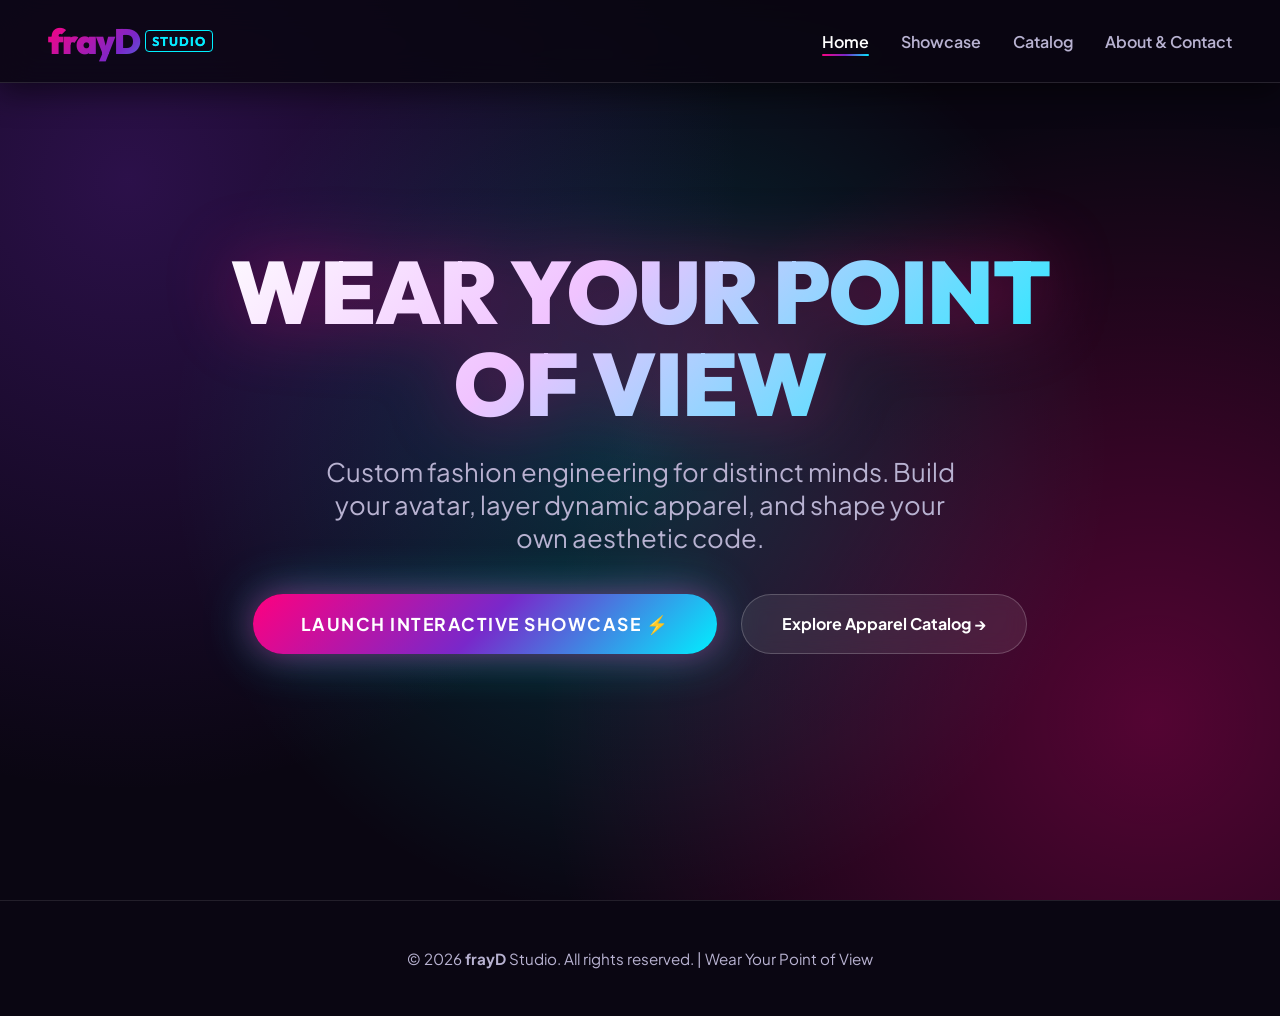
<file: index.html>
<!DOCTYPE html>
<html lang="en">
<head>
    <meta charset="UTF-8">
    <meta name="viewport" content="width=device-width, initial-scale=1.0">
    <title>frayD - Wear Your Point of View</title>
    <link rel="stylesheet" href="styles.css">
</head>
<body class="landing-page">
    <nav class="glass-nav">
        <div class="logo">frayD <span>STUDIO</span></div>
        <div class="links">
            <a href="index.html" class="active">Home</a>
            <a href="showcase.html">Showcase</a>
            <a href="catalog.html">Catalog</a>
            <a href="about.html">About & Contact</a>
        </div>
    </nav>

    <main class="hero-container">
        <div class="hero-content">
            <h1 class="glitch" data-text="WEAR YOUR POINT OF VIEW">WEAR YOUR POINT OF VIEW</h1>
            <p class="subtitle">Custom fashion engineering for distinct minds. Build your avatar, layer dynamic apparel, and shape your own aesthetic code.</p>
            <div style="display: flex; gap: 1.5rem; justify-content: center; flex-wrap: wrap;">
                <a href="showcase.html" class="btn-primary">Launch Interactive Showcase ⚡</a>
                <a href="catalog.html" class="btn-secondary">Explore Apparel Catalog →</a>
            </div>
        </div>
    </main>

    <footer>
        <p>&copy; 2026 <strong>frayD</strong> Studio. All rights reserved. | Wear Your Point of View</p>
    </footer>
</body>
</html>
</file>
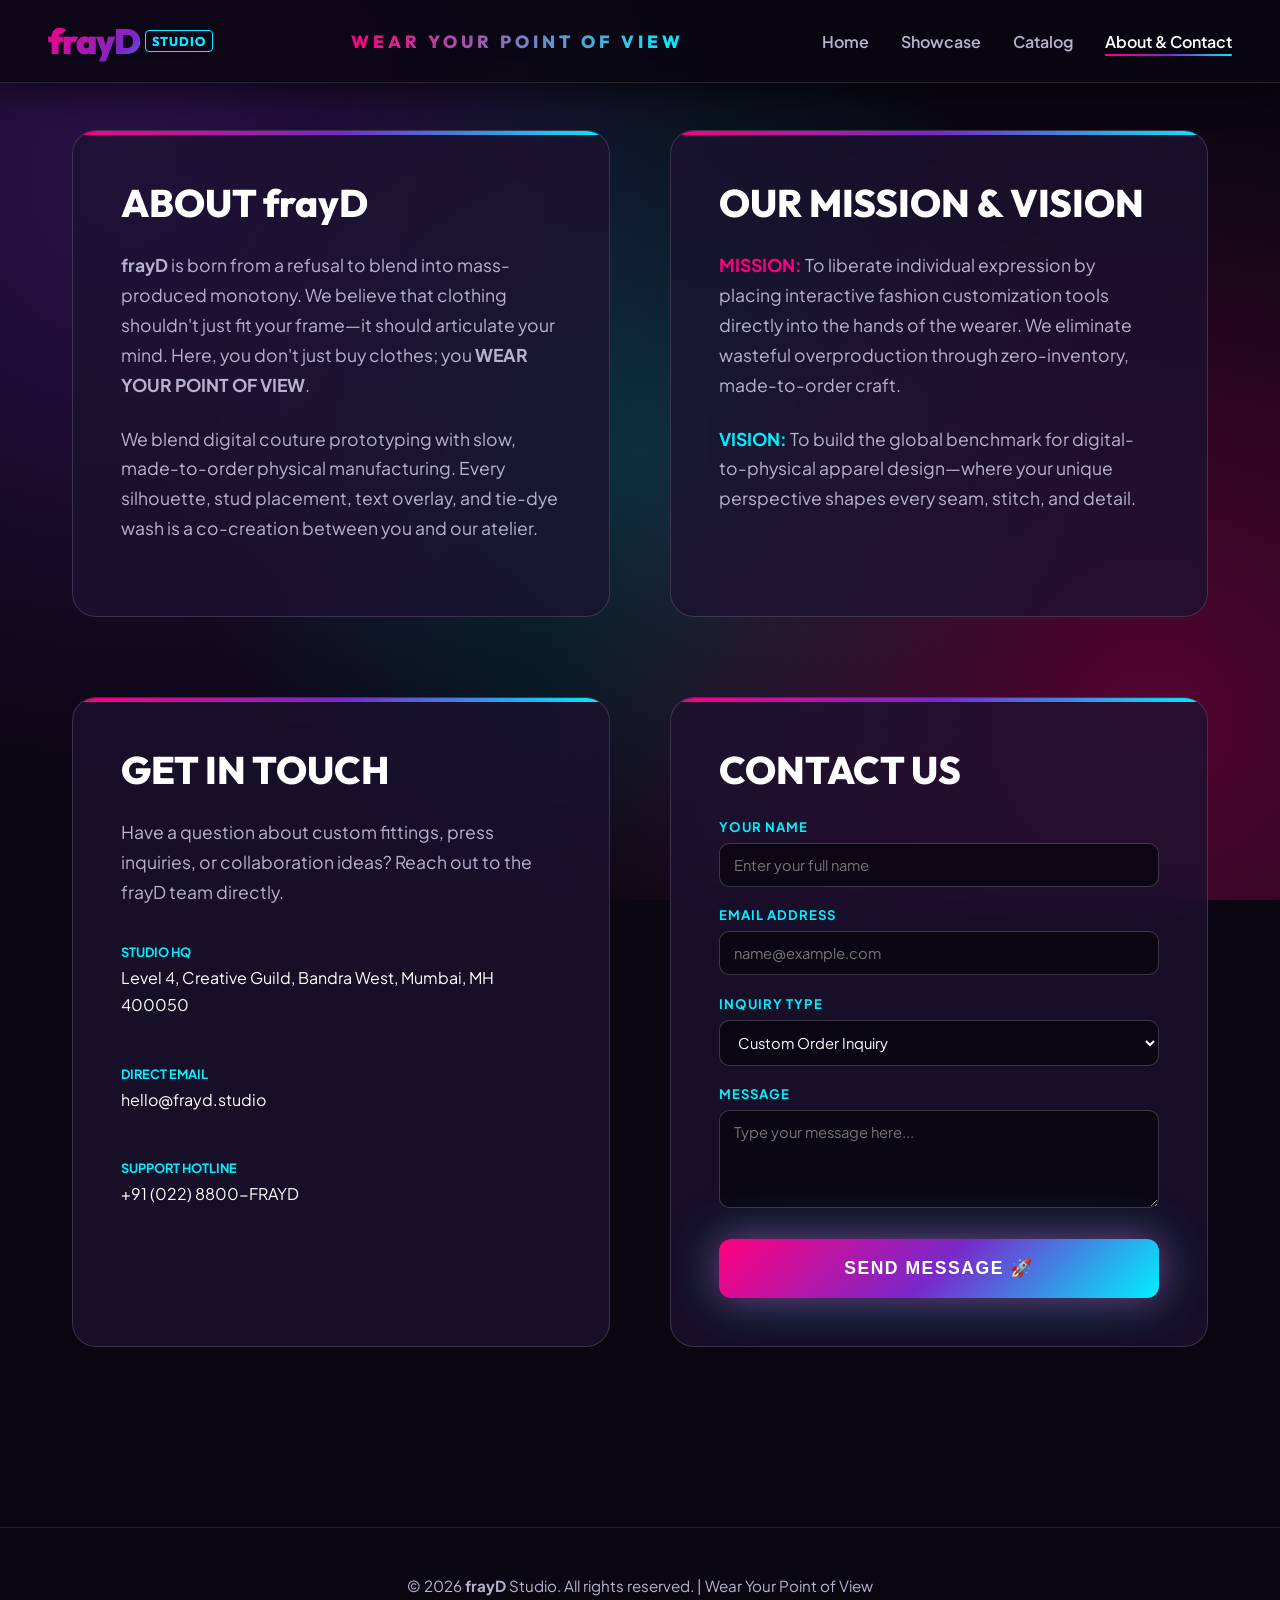
<file: about.html>
<!DOCTYPE html>
<html lang="en">
<head>
    <meta charset="UTF-8">
    <meta name="viewport" content="width=device-width, initial-scale=1.0">
    <title>About Us & Contact Us - frayD</title>
    <link rel="stylesheet" href="styles.css">
</head>
<body>
    <nav class="glass-nav">
        <div class="logo">frayD <span>STUDIO</span></div>
        <div class="persistent-brand">WEAR YOUR POINT OF VIEW</div>
        <div class="links">
            <a href="index.html">Home</a>
            <a href="showcase.html">Showcase</a>
            <a href="catalog.html">Catalog</a>
            <a href="about.html" class="active">About & Contact</a>
        </div>
    </nav>

    <main class="about-contact-container">
        <!-- ABOUT US SECTION -->
        <section class="section-grid">
            <div class="info-box">
                <h2>ABOUT frayD</h2>
                <p><strong>frayD</strong> is born from a refusal to blend into mass-produced monotony. We believe that clothing shouldn't just fit your frame—it should articulate your mind. Here, you don't just buy clothes; you <strong>WEAR YOUR POINT OF VIEW</strong>.</p>
                <p>We blend digital couture prototyping with slow, made-to-order physical manufacturing. Every silhouette, stud placement, text overlay, and tie-dye wash is a co-creation between you and our atelier.</p>
            </div>

            <div class="info-box">
                <h2>OUR MISSION & VISION</h2>
                <p><strong style="color: var(--accent-magenta);">MISSION:</strong> To liberate individual expression by placing interactive fashion customization tools directly into the hands of the wearer. We eliminate wasteful overproduction through zero-inventory, made-to-order craft.</p>
                <p><strong style="color: var(--accent-cyan);">VISION:</strong> To build the global benchmark for digital-to-physical apparel design—where your unique perspective shapes every seam, stitch, and detail.</p>
            </div>
        </section>

        <!-- CONTACT US SECTION -->
        <section class="section-grid">
            <div class="info-box">
                <h2>GET IN TOUCH</h2>
                <p>Have a question about custom fittings, press inquiries, or collaboration ideas? Reach out to the frayD team directly.</p>
                
                <div style="margin-top: 2rem; display: flex; flex-direction: column; gap: 1.2rem;">
                    <div>
                        <span style="font-size: 0.8rem; color: var(--accent-cyan); text-transform: uppercase; font-weight: 700;">Studio HQ</span>
                        <p style="margin-top: 0.2rem; color: #fff; font-size: 1rem;">Level 4, Creative Guild, Bandra West, Mumbai, MH 400050</p>
                    </div>
                    <div>
                        <span style="font-size: 0.8rem; color: var(--accent-cyan); text-transform: uppercase; font-weight: 700;">Direct Email</span>
                        <p style="margin-top: 0.2rem; color: #fff; font-size: 1rem;">hello@frayd.studio</p>
                    </div>
                    <div>
                        <span style="font-size: 0.8rem; color: var(--accent-cyan); text-transform: uppercase; font-weight: 700;">Support Hotline</span>
                        <p style="margin-top: 0.2rem; color: #fff; font-size: 1rem;">+91 (022) 8800-FRAYD</p>
                    </div>
                </div>
            </div>

            <div class="info-box">
                <h2>CONTACT US</h2>
                <form class="contact-form" id="contact-form" onsubmit="event.preventDefault(); alert('Thank you for connecting with frayD! We will get back to you shortly.'); this.reset();">
                    <div class="control-group" style="background: none; padding: 0; border: none; margin: 0;">
                        <label>Your Name</label>
                        <input type="text" placeholder="Enter your full name" required>
                    </div>
                    <div class="control-group" style="background: none; padding: 0; border: none; margin: 0;">
                        <label>Email Address</label>
                        <input type="email" placeholder="name@example.com" required>
                    </div>
                    <div class="control-group" style="background: none; padding: 0; border: none; margin: 0;">
                        <label>Inquiry Type</label>
                        <select required>
                            <option value="custom">Custom Order Inquiry</option>
                            <option value="fitting">Body Type & Sizing Help</option>
                            <option value="collab">Creative Collaboration</option>
                            <option value="general">General Support</option>
                        </select>
                    </div>
                    <div class="control-group" style="background: none; padding: 0; border: none; margin: 0;">
                        <label>Message</label>
                        <textarea rows="4" placeholder="Type your message here..." required></textarea>
                    </div>
                    <button type="submit" class="btn-primary" style="width: 100%; border-radius: 12px; margin-top: 0.5rem;">Send Message 🚀</button>
                </form>
            </div>
        </section>
    </main>

    <footer>
        <p>&copy; 2026 <strong>frayD</strong> Studio. All rights reserved. | Wear Your Point of View</p>
    </footer>
</body>
</html>
</file>
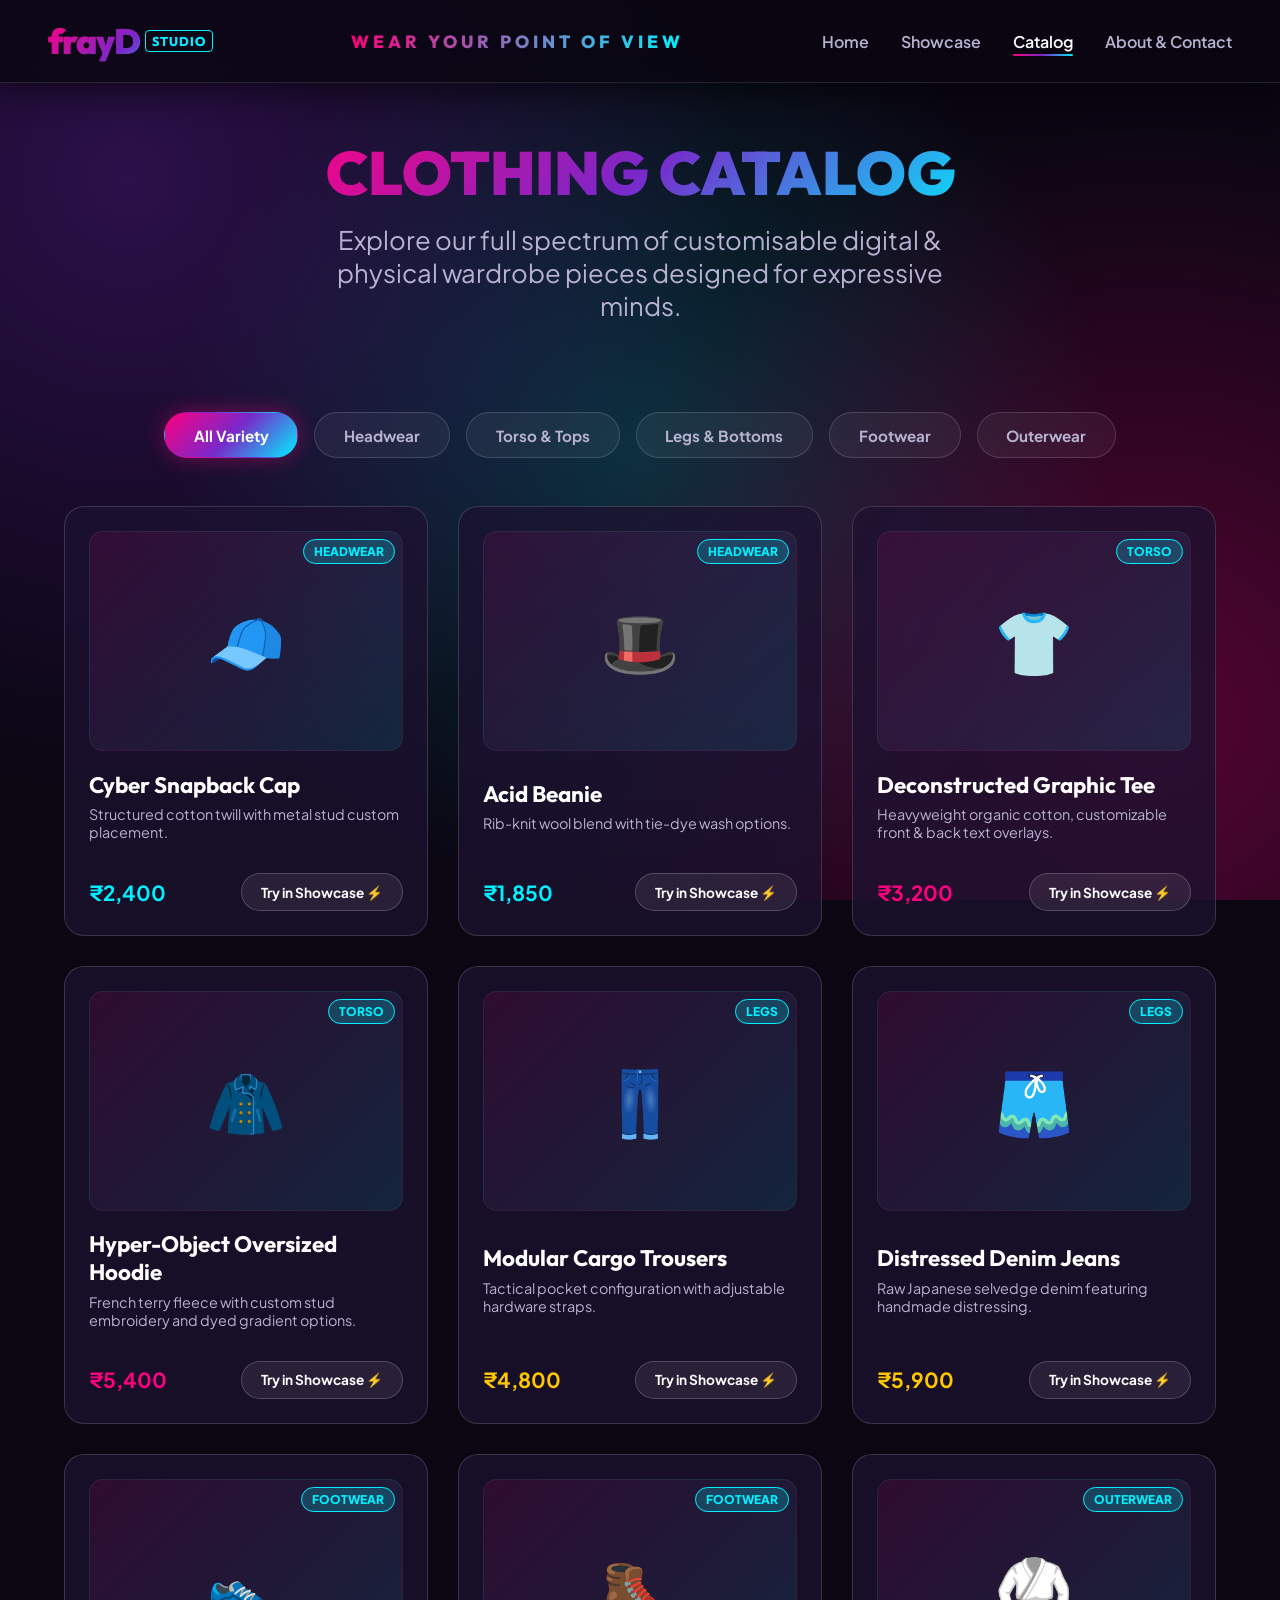
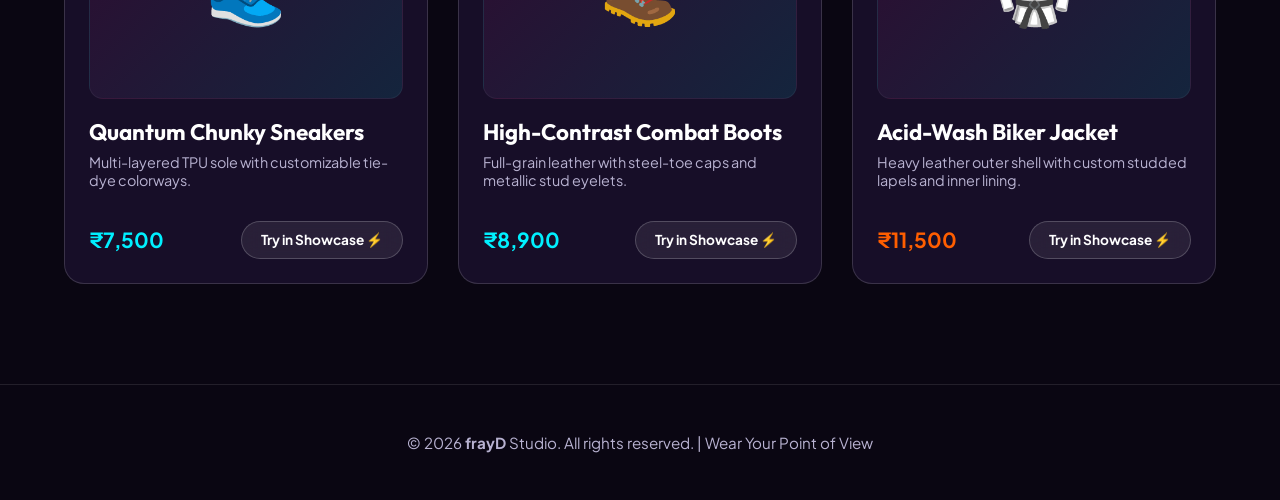
<file: catalog.html>
<!DOCTYPE html>
<html lang="en">
<head>
    <meta charset="UTF-8">
    <meta name="viewport" content="width=device-width, initial-scale=1.0">
    <title>Clothing Variety Catalog - frayD</title>
    <link rel="stylesheet" href="styles.css">
</head>
<body>
    <nav class="glass-nav">
        <div class="logo">frayD <span>STUDIO</span></div>
        <div class="persistent-brand">WEAR YOUR POINT OF VIEW</div>
        <div class="links">
            <a href="index.html">Home</a>
            <a href="showcase.html">Showcase</a>
            <a href="catalog.html" class="active">Catalog</a>
            <a href="about.html">About & Contact</a>
        </div>
    </nav>

    <header class="page-header">
        <h1 class="page-title">CLOTHING CATALOG</h1>
        <p class="subtitle">Explore our full spectrum of customisable digital & physical wardrobe pieces designed for expressive minds.</p>
    </header>

    <div class="catalog-filter-bar">
        <button class="filter-btn active" data-filter="all">All Variety</button>
        <button class="filter-btn" data-filter="headwear">Headwear</button>
        <button class="filter-btn" data-filter="torso">Torso & Tops</button>
        <button class="filter-btn" data-filter="legs">Legs & Bottoms</button>
        <button class="filter-btn" data-filter="footwear">Footwear</button>
        <button class="filter-btn" data-filter="outerwear">Outerwear</button>
    </div>

    <main class="catalog-grid" id="catalog-grid">
        <!-- HEADWEAR -->
        <article class="catalog-card" data-category="headwear">
            <span class="catalog-card-tag">Headwear</span>
            <div class="catalog-card-img">🧢</div>
            <div>
                <h3 style="font-family: var(--font-heading); font-size: 1.4rem; margin-bottom: 0.4rem;">Cyber Snapback Cap</h3>
                <p style="color: var(--text-muted); font-size: 0.9rem; margin-bottom: 1rem;">Structured cotton twill with metal stud custom placement.</p>
            </div>
            <div style="display: flex; justify-content: space-between; align-items: center; margin-top: 1rem;">
                <strong style="font-size: 1.3rem; color: var(--accent-cyan);">₹2,400</strong>
                <a href="showcase.html" class="btn-secondary" style="padding: 0.6rem 1.2rem; font-size: 0.85rem;">Try in Showcase ⚡</a>
            </div>
        </article>

        <article class="catalog-card" data-category="headwear">
            <span class="catalog-card-tag">Headwear</span>
            <div class="catalog-card-img">🎩</div>
            <div>
                <h3 style="font-family: var(--font-heading); font-size: 1.4rem; margin-bottom: 0.4rem;">Acid Beanie</h3>
                <p style="color: var(--text-muted); font-size: 0.9rem; margin-bottom: 1rem;">Rib-knit wool blend with tie-dye wash options.</p>
            </div>
            <div style="display: flex; justify-content: space-between; align-items: center; margin-top: 1rem;">
                <strong style="font-size: 1.3rem; color: var(--accent-cyan);">₹1,850</strong>
                <a href="showcase.html" class="btn-secondary" style="padding: 0.6rem 1.2rem; font-size: 0.85rem;">Try in Showcase ⚡</a>
            </div>
        </article>

        <!-- TORSO -->
        <article class="catalog-card" data-category="torso">
            <span class="catalog-card-tag">Torso</span>
            <div class="catalog-card-img">👕</div>
            <div>
                <h3 style="font-family: var(--font-heading); font-size: 1.4rem; margin-bottom: 0.4rem;">Deconstructed Graphic Tee</h3>
                <p style="color: var(--text-muted); font-size: 0.9rem; margin-bottom: 1rem;">Heavyweight organic cotton, customizable front & back text overlays.</p>
            </div>
            <div style="display: flex; justify-content: space-between; align-items: center; margin-top: 1rem;">
                <strong style="font-size: 1.3rem; color: var(--accent-magenta);">₹3,200</strong>
                <a href="showcase.html" class="btn-secondary" style="padding: 0.6rem 1.2rem; font-size: 0.85rem;">Try in Showcase ⚡</a>
            </div>
        </article>

        <article class="catalog-card" data-category="torso">
            <span class="catalog-card-tag">Torso</span>
            <div class="catalog-card-img">🧥</div>
            <div>
                <h3 style="font-family: var(--font-heading); font-size: 1.4rem; margin-bottom: 0.4rem;">Hyper-Object Oversized Hoodie</h3>
                <p style="color: var(--text-muted); font-size: 0.9rem; margin-bottom: 1rem;">French terry fleece with custom stud embroidery and dyed gradient options.</p>
            </div>
            <div style="display: flex; justify-content: space-between; align-items: center; margin-top: 1rem;">
                <strong style="font-size: 1.3rem; color: var(--accent-magenta);">₹5,400</strong>
                <a href="showcase.html" class="btn-secondary" style="padding: 0.6rem 1.2rem; font-size: 0.85rem;">Try in Showcase ⚡</a>
            </div>
        </article>

        <!-- LEGS -->
        <article class="catalog-card" data-category="legs">
            <span class="catalog-card-tag">Legs</span>
            <div class="catalog-card-img">👖</div>
            <div>
                <h3 style="font-family: var(--font-heading); font-size: 1.4rem; margin-bottom: 0.4rem;">Modular Cargo Trousers</h3>
                <p style="color: var(--text-muted); font-size: 0.9rem; margin-bottom: 1rem;">Tactical pocket configuration with adjustable hardware straps.</p>
            </div>
            <div style="display: flex; justify-content: space-between; align-items: center; margin-top: 1rem;">
                <strong style="font-size: 1.3rem; color: var(--accent-yellow);">₹4,800</strong>
                <a href="showcase.html" class="btn-secondary" style="padding: 0.6rem 1.2rem; font-size: 0.85rem;">Try in Showcase ⚡</a>
            </div>
        </article>

        <article class="catalog-card" data-category="legs">
            <span class="catalog-card-tag">Legs</span>
            <div class="catalog-card-img">🩳</div>
            <div>
                <h3 style="font-family: var(--font-heading); font-size: 1.4rem; margin-bottom: 0.4rem;">Distressed Denim Jeans</h3>
                <p style="color: var(--text-muted); font-size: 0.9rem; margin-bottom: 1rem;">Raw Japanese selvedge denim featuring handmade distressing.</p>
            </div>
            <div style="display: flex; justify-content: space-between; align-items: center; margin-top: 1rem;">
                <strong style="font-size: 1.3rem; color: var(--accent-yellow);">₹5,900</strong>
                <a href="showcase.html" class="btn-secondary" style="padding: 0.6rem 1.2rem; font-size: 0.85rem;">Try in Showcase ⚡</a>
            </div>
        </article>

        <!-- FOOTWEAR -->
        <article class="catalog-card" data-category="footwear">
            <span class="catalog-card-tag">Footwear</span>
            <div class="catalog-card-img">👟</div>
            <div>
                <h3 style="font-family: var(--font-heading); font-size: 1.4rem; margin-bottom: 0.4rem;">Quantum Chunky Sneakers</h3>
                <p style="color: var(--text-muted); font-size: 0.9rem; margin-bottom: 1rem;">Multi-layered TPU sole with customizable tie-dye colorways.</p>
            </div>
            <div style="display: flex; justify-content: space-between; align-items: center; margin-top: 1rem;">
                <strong style="font-size: 1.3rem; color: var(--accent-cyan);">₹7,500</strong>
                <a href="showcase.html" class="btn-secondary" style="padding: 0.6rem 1.2rem; font-size: 0.85rem;">Try in Showcase ⚡</a>
            </div>
        </article>

        <article class="catalog-card" data-category="footwear">
            <span class="catalog-card-tag">Footwear</span>
            <div class="catalog-card-img">🥾</div>
            <div>
                <h3 style="font-family: var(--font-heading); font-size: 1.4rem; margin-bottom: 0.4rem;">High-Contrast Combat Boots</h3>
                <p style="color: var(--text-muted); font-size: 0.9rem; margin-bottom: 1rem;">Full-grain leather with steel-toe caps and metallic stud eyelets.</p>
            </div>
            <div style="display: flex; justify-content: space-between; align-items: center; margin-top: 1rem;">
                <strong style="font-size: 1.3rem; color: var(--accent-cyan);">₹8,900</strong>
                <a href="showcase.html" class="btn-secondary" style="padding: 0.6rem 1.2rem; font-size: 0.85rem;">Try in Showcase ⚡</a>
            </div>
        </article>

        <!-- OUTERWEAR -->
        <article class="catalog-card" data-category="outerwear">
            <span class="catalog-card-tag">Outerwear</span>
            <div class="catalog-card-img">🥋</div>
            <div>
                <h3 style="font-family: var(--font-heading); font-size: 1.4rem; margin-bottom: 0.4rem;">Acid-Wash Biker Jacket</h3>
                <p style="color: var(--text-muted); font-size: 0.9rem; margin-bottom: 1rem;">Heavy leather outer shell with custom studded lapels and inner lining.</p>
            </div>
            <div style="display: flex; justify-content: space-between; align-items: center; margin-top: 1rem;">
                <strong style="font-size: 1.3rem; color: var(--accent-orange);">₹11,500</strong>
                <a href="showcase.html" class="btn-secondary" style="padding: 0.6rem 1.2rem; font-size: 0.85rem;">Try in Showcase ⚡</a>
            </div>
        </article>
    </main>

    <footer>
        <p>&copy; 2026 <strong>frayD</strong> Studio. All rights reserved. | Wear Your Point of View</p>
    </footer>

    <script>
        document.addEventListener('DOMContentLoaded', () => {
            const filterBtns = document.querySelectorAll('.filter-btn');
            const cards = document.querySelectorAll('.catalog-card');

            filterBtns.forEach(btn => {
                btn.addEventListener('click', () => {
                    filterBtns.forEach(b => b.classList.remove('active'));
                    btn.classList.add('active');
                    const category = btn.getAttribute('data-filter');

                    cards.forEach(card => {
                        if(category === 'all' || card.getAttribute('data-category') === category) {
                            card.style.display = 'flex';
                        } else {
                            card.style.display = 'none';
                        }
                    });
                });
            });
        });
    </script>
</body>
</html>
</file>
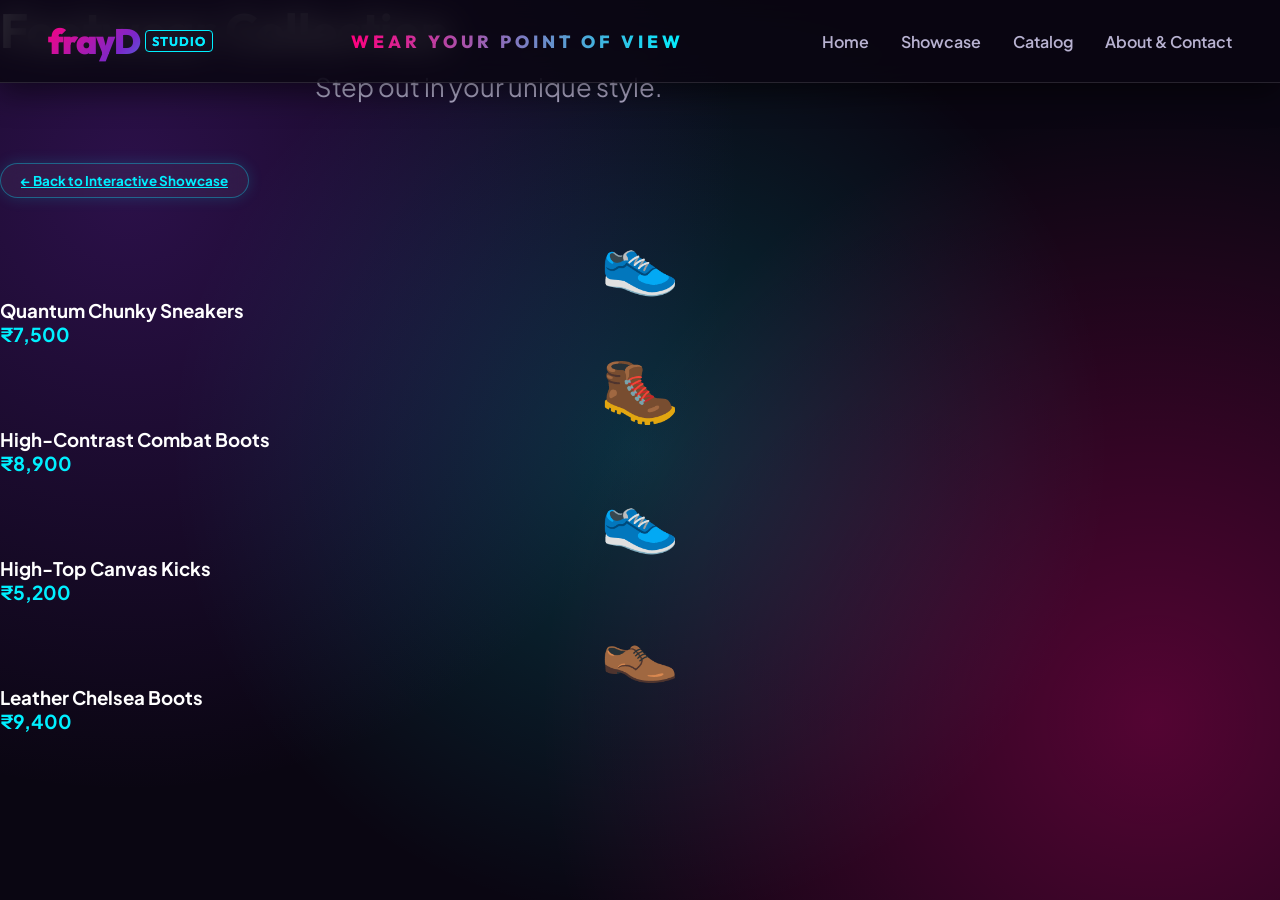
<file: footwear-collection.html>
<!DOCTYPE html>
<html lang="en">
<head>
    <meta charset="UTF-8">
    <meta name="viewport" content="width=device-width, initial-scale=1.0">
    <title>Footwear Collection - frayD</title>
    <link href="https://fonts.googleapis.com/css2?family=Outfit:wght@300;400;600;800&display=swap" rel="stylesheet">
    <link rel="stylesheet" href="styles.css">
</head>
<body>
    <nav class="glass-nav">
        <div class="logo">frayD <span>STUDIO</span></div>
        <div class="persistent-brand">WEAR YOUR POINT OF VIEW</div>
        <div class="links">
            <a href="index.html">Home</a>
            <a href="showcase.html">Showcase</a>
            <a href="catalog.html">Catalog</a>
            <a href="about.html">About & Contact</a>
        </div>
    </nav>
    
    <header class="collection-header">
        <h1 style="font-size: 3rem; margin-bottom: 10px; font-family: var(--font-heading);">Footwear Collection</h1>
        <p class="subtitle">Step out in your unique style.</p>
        <a href="showcase.html" class="btn-text" style="display:inline-block; margin-top:20px;">← Back to Interactive Showcase</a>
    </header>

    <main class="collection-grid">
        <div class="collection-item">
            <div class="placeholder-img" style="font-size: 4rem; display:flex; align-items:center; justify-content:center;">👟</div>
            <h3>Quantum Chunky Sneakers</h3>
            <p style="color: var(--accent-cyan); font-weight:700; font-size:1.2rem;">₹7,500</p>
        </div>
        <div class="collection-item">
            <div class="placeholder-img" style="font-size: 4rem; display:flex; align-items:center; justify-content:center;">🥾</div>
            <h3>High-Contrast Combat Boots</h3>
            <p style="color: var(--accent-cyan); font-weight:700; font-size:1.2rem;">₹8,900</p>
        </div>
        <div class="collection-item">
            <div class="placeholder-img" style="font-size: 4rem; display:flex; align-items:center; justify-content:center;">👟</div>
            <h3>High-Top Canvas Kicks</h3>
            <p style="color: var(--accent-cyan); font-weight:700; font-size:1.2rem;">₹5,200</p>
        </div>
        <div class="collection-item">
            <div class="placeholder-img" style="font-size: 4rem; display:flex; align-items:center; justify-content:center;">👞</div>
            <h3>Leather Chelsea Boots</h3>
            <p style="color: var(--accent-cyan); font-weight:700; font-size:1.2rem;">₹9,400</p>
        </div>
    </main>
</body>
</html>
</file>
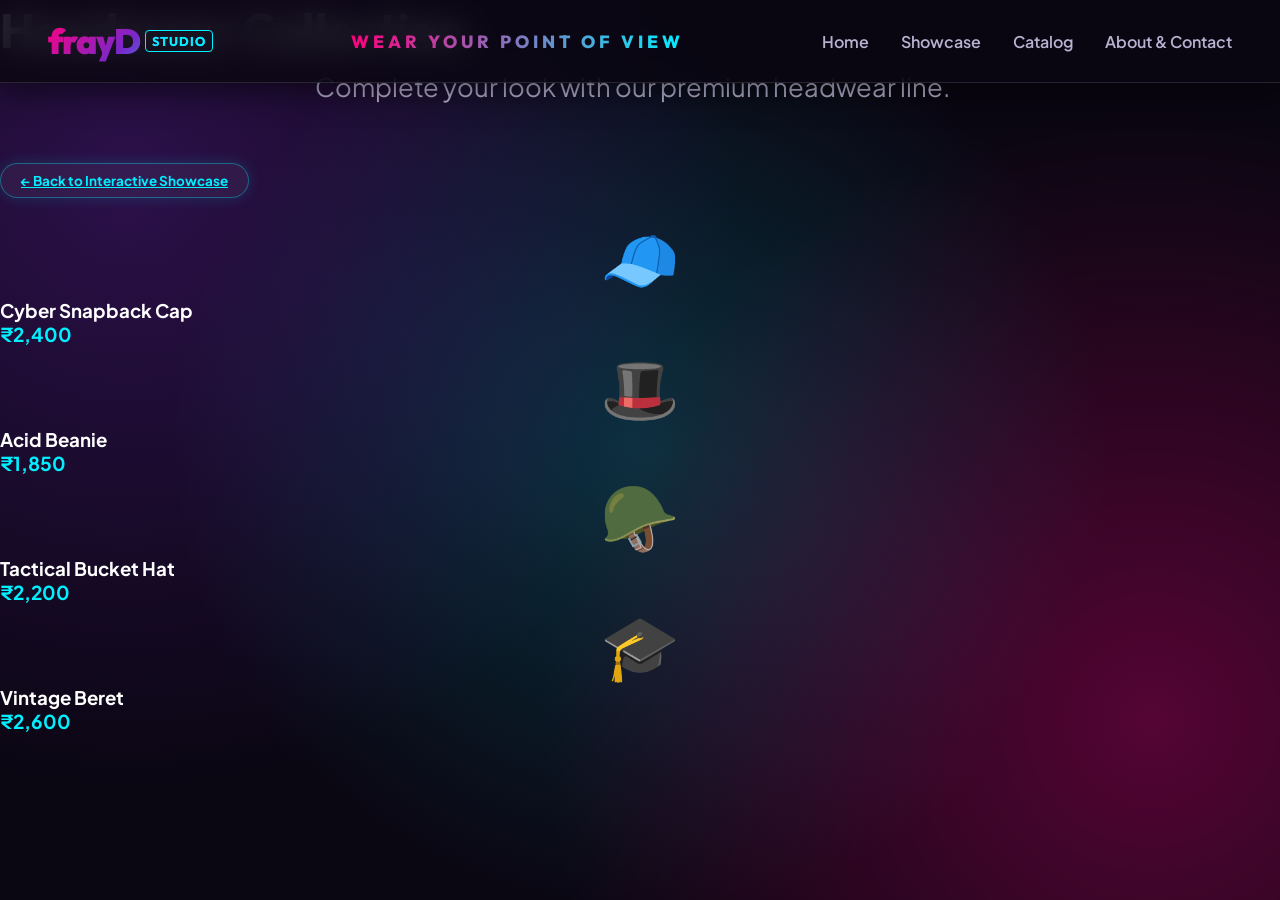
<file: headwear-collection.html>
<!DOCTYPE html>
<html lang="en">
<head>
    <meta charset="UTF-8">
    <meta name="viewport" content="width=device-width, initial-scale=1.0">
    <title>Headwear Collection - frayD</title>
    <link href="https://fonts.googleapis.com/css2?family=Outfit:wght@300;400;600;800&display=swap" rel="stylesheet">
    <link rel="stylesheet" href="styles.css">
</head>
<body>
    <nav class="glass-nav">
        <div class="logo">frayD <span>STUDIO</span></div>
        <div class="persistent-brand">WEAR YOUR POINT OF VIEW</div>
        <div class="links">
            <a href="index.html">Home</a>
            <a href="showcase.html">Showcase</a>
            <a href="catalog.html">Catalog</a>
            <a href="about.html">About & Contact</a>
        </div>
    </nav>
    
    <header class="collection-header">
        <h1 style="font-size: 3rem; margin-bottom: 10px; font-family: var(--font-heading);">Headwear Collection</h1>
        <p class="subtitle">Complete your look with our premium headwear line.</p>
        <a href="showcase.html" class="btn-text" style="display:inline-block; margin-top:20px;">← Back to Interactive Showcase</a>
    </header>

    <main class="collection-grid">
        <div class="collection-item">
            <div class="placeholder-img" style="font-size: 4rem; display:flex; align-items:center; justify-content:center;">🧢</div>
            <h3>Cyber Snapback Cap</h3>
            <p style="color: var(--accent-cyan); font-weight:700; font-size:1.2rem;">₹2,400</p>
        </div>
        <div class="collection-item">
            <div class="placeholder-img" style="font-size: 4rem; display:flex; align-items:center; justify-content:center;">🎩</div>
            <h3>Acid Beanie</h3>
            <p style="color: var(--accent-cyan); font-weight:700; font-size:1.2rem;">₹1,850</p>
        </div>
        <div class="collection-item">
            <div class="placeholder-img" style="font-size: 4rem; display:flex; align-items:center; justify-content:center;">🪖</div>
            <h3>Tactical Bucket Hat</h3>
            <p style="color: var(--accent-cyan); font-weight:700; font-size:1.2rem;">₹2,200</p>
        </div>
        <div class="collection-item">
            <div class="placeholder-img" style="font-size: 4rem; display:flex; align-items:center; justify-content:center;">🎓</div>
            <h3>Vintage Beret</h3>
            <p style="color: var(--accent-cyan); font-weight:700; font-size:1.2rem;">₹2,600</p>
        </div>
    </main>
</body>
</html>
</file>
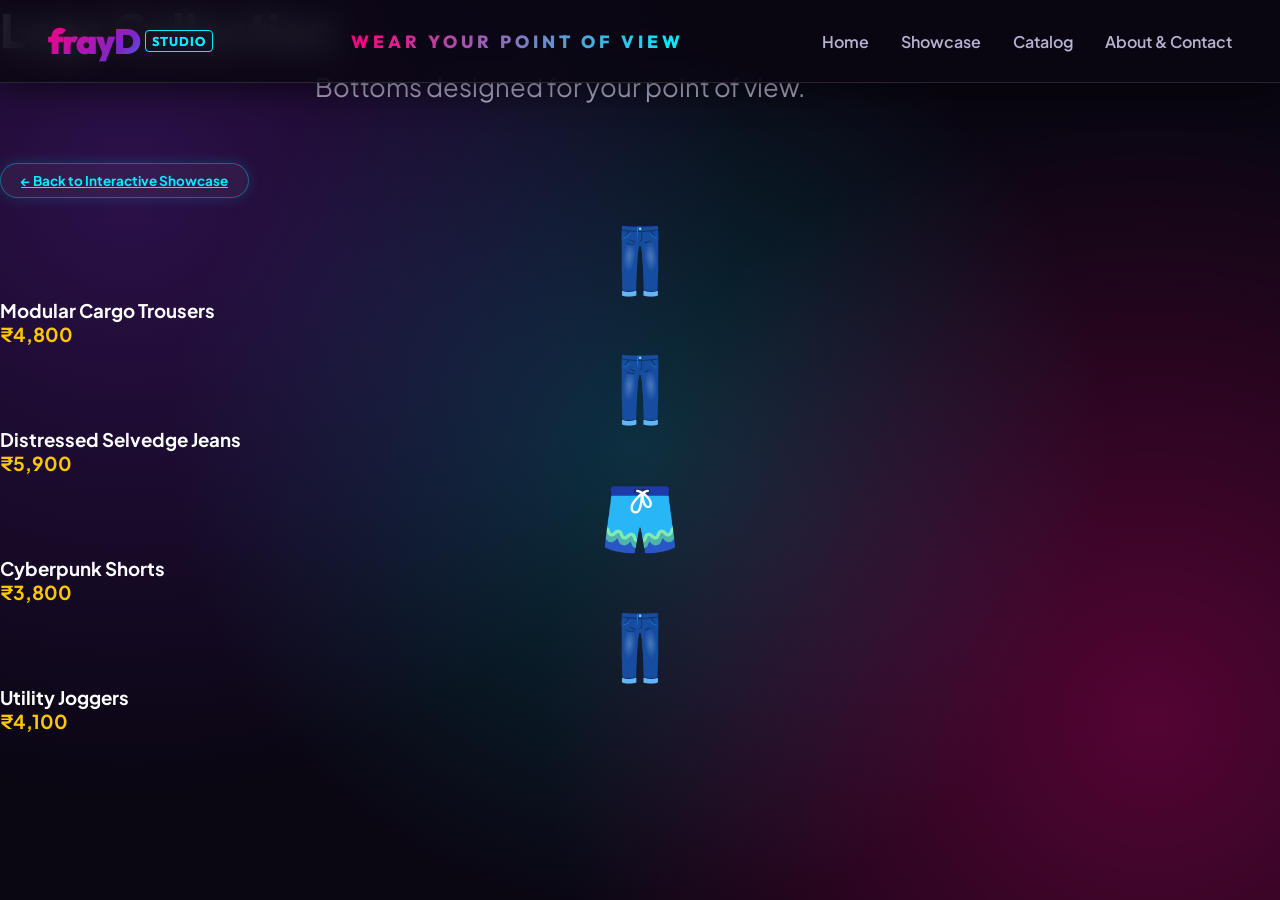
<file: legs-collection.html>
<!DOCTYPE html>
<html lang="en">
<head>
    <meta charset="UTF-8">
    <meta name="viewport" content="width=device-width, initial-scale=1.0">
    <title>Legs Collection - frayD</title>
    <link href="https://fonts.googleapis.com/css2?family=Outfit:wght@300;400;600;800&display=swap" rel="stylesheet">
    <link rel="stylesheet" href="styles.css">
</head>
<body>
    <nav class="glass-nav">
        <div class="logo">frayD <span>STUDIO</span></div>
        <div class="persistent-brand">WEAR YOUR POINT OF VIEW</div>
        <div class="links">
            <a href="index.html">Home</a>
            <a href="showcase.html">Showcase</a>
            <a href="catalog.html">Catalog</a>
            <a href="about.html">About & Contact</a>
        </div>
    </nav>
    
    <header class="collection-header">
        <h1 style="font-size: 3rem; margin-bottom: 10px; font-family: var(--font-heading);">Legs Collection</h1>
        <p class="subtitle">Bottoms designed for your point of view.</p>
        <a href="showcase.html" class="btn-text" style="display:inline-block; margin-top:20px;">← Back to Interactive Showcase</a>
    </header>

    <main class="collection-grid">
        <div class="collection-item">
            <div class="placeholder-img" style="font-size: 4rem; display:flex; align-items:center; justify-content:center;">👖</div>
            <h3>Modular Cargo Trousers</h3>
            <p style="color: var(--accent-yellow); font-weight:700; font-size:1.2rem;">₹4,800</p>
        </div>
        <div class="collection-item">
            <div class="placeholder-img" style="font-size: 4rem; display:flex; align-items:center; justify-content:center;">👖</div>
            <h3>Distressed Selvedge Jeans</h3>
            <p style="color: var(--accent-yellow); font-weight:700; font-size:1.2rem;">₹5,900</p>
        </div>
        <div class="collection-item">
            <div class="placeholder-img" style="font-size: 4rem; display:flex; align-items:center; justify-content:center;">🩳</div>
            <h3>Cyberpunk Shorts</h3>
            <p style="color: var(--accent-yellow); font-weight:700; font-size:1.2rem;">₹3,800</p>
        </div>
        <div class="collection-item">
            <div class="placeholder-img" style="font-size: 4rem; display:flex; align-items:center; justify-content:center;">👖</div>
            <h3>Utility Joggers</h3>
            <p style="color: var(--accent-yellow); font-weight:700; font-size:1.2rem;">₹4,100</p>
        </div>
    </main>
</body>
</html>
</file>
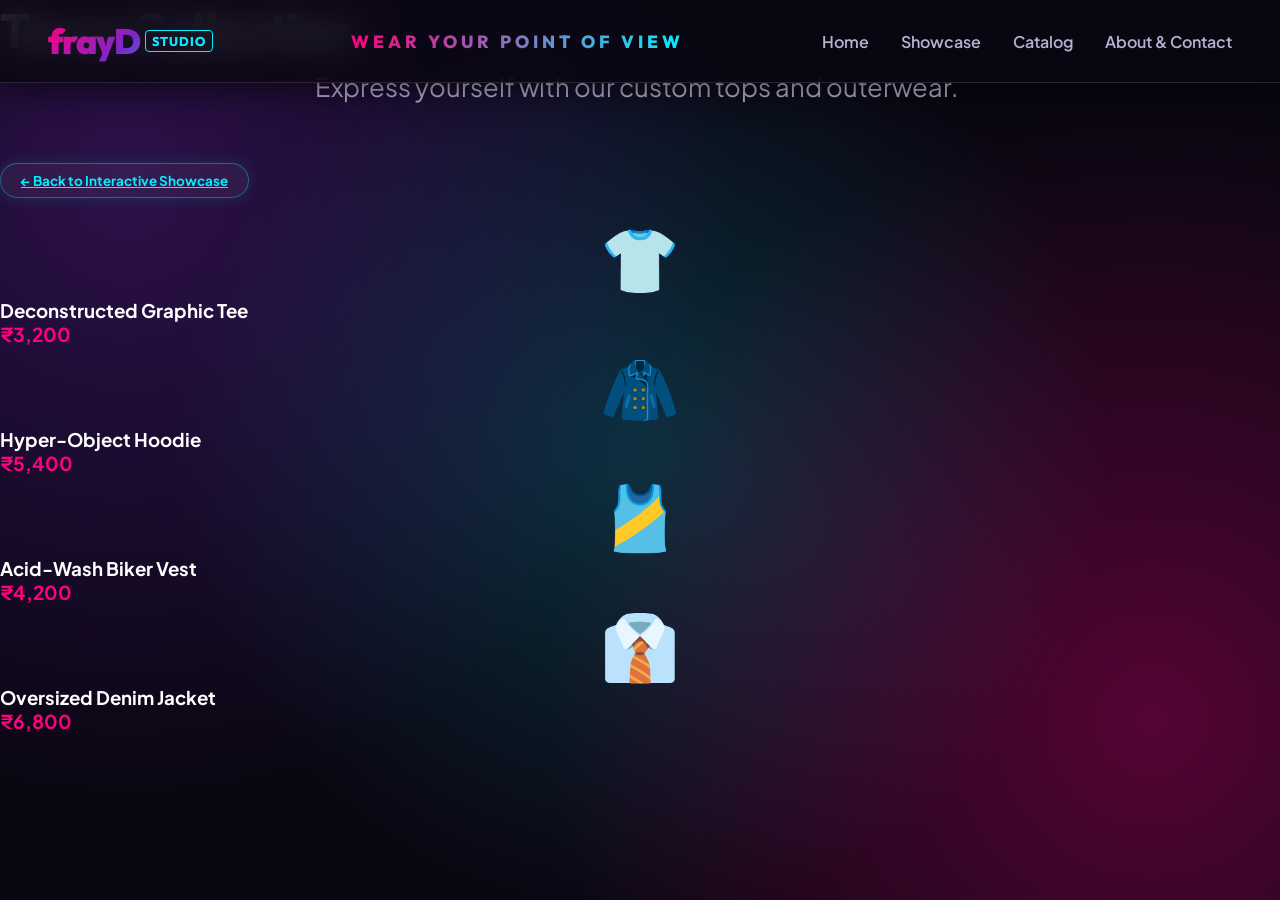
<file: torso-collection.html>
<!DOCTYPE html>
<html lang="en">
<head>
    <meta charset="UTF-8">
    <meta name="viewport" content="width=device-width, initial-scale=1.0">
    <title>Torso Collection - frayD</title>
    <link href="https://fonts.googleapis.com/css2?family=Outfit:wght@300;400;600;800&display=swap" rel="stylesheet">
    <link rel="stylesheet" href="styles.css">
</head>
<body>
    <nav class="glass-nav">
        <div class="logo">frayD <span>STUDIO</span></div>
        <div class="persistent-brand">WEAR YOUR POINT OF VIEW</div>
        <div class="links">
            <a href="index.html">Home</a>
            <a href="showcase.html">Showcase</a>
            <a href="catalog.html">Catalog</a>
            <a href="about.html">About & Contact</a>
        </div>
    </nav>
    
    <header class="collection-header">
        <h1 style="font-size: 3rem; margin-bottom: 10px; font-family: var(--font-heading);">Torso Collection</h1>
        <p class="subtitle">Express yourself with our custom tops and outerwear.</p>
        <a href="showcase.html" class="btn-text" style="display:inline-block; margin-top:20px;">← Back to Interactive Showcase</a>
    </header>

    <main class="collection-grid">
        <div class="collection-item">
            <div class="placeholder-img" style="font-size: 4rem; display:flex; align-items:center; justify-content:center;">👕</div>
            <h3>Deconstructed Graphic Tee</h3>
            <p style="color: var(--accent-magenta); font-weight:700; font-size:1.2rem;">₹3,200</p>
        </div>
        <div class="collection-item">
            <div class="placeholder-img" style="font-size: 4rem; display:flex; align-items:center; justify-content:center;">🧥</div>
            <h3>Hyper-Object Hoodie</h3>
            <p style="color: var(--accent-magenta); font-weight:700; font-size:1.2rem;">₹5,400</p>
        </div>
        <div class="collection-item">
            <div class="placeholder-img" style="font-size: 4rem; display:flex; align-items:center; justify-content:center;">🎽</div>
            <h3>Acid-Wash Biker Vest</h3>
            <p style="color: var(--accent-magenta); font-weight:700; font-size:1.2rem;">₹4,200</p>
        </div>
        <div class="collection-item">
            <div class="placeholder-img" style="font-size: 4rem; display:flex; align-items:center; justify-content:center;">👔</div>
            <h3>Oversized Denim Jacket</h3>
            <p style="color: var(--accent-magenta); font-weight:700; font-size:1.2rem;">₹6,800</p>
        </div>
    </main>
</body>
</html>
</file>
<file: styles.css>
@import url('https://fonts.googleapis.com/css2?family=Outfit:wght@300;400;600;700;900&family=Plus+Jakarta+Sans:wght@400;500;700;800&display=swap');

:root {
    --bg-dark: #0a0612;
    --bg-surface: #140d24;
    --bg-card: rgba(28, 18, 48, 0.75);
    --bg-glass: rgba(255, 255, 255, 0.08);
    --border-glass: rgba(255, 255, 255, 0.15);
    
    --primary-grad: linear-gradient(135deg, #ff007f 0%, #7928ca 50%, #00f0ff 100%);
    --accent-magenta: #ff007f;
    --accent-cyan: #00f0ff;
    --accent-purple: #7928ca;
    --accent-yellow: #ffc700;
    --accent-orange: #ff5e00;
    
    --text-main: #ffffff;
    --text-muted: #b8b2d1;
    --font-heading: 'Outfit', sans-serif;
    --font-body: 'Plus Jakarta Sans', sans-serif;
    
    --glow-pink: rgba(255, 0, 127, 0.4);
    --glow-cyan: rgba(0, 240, 255, 0.4);
}

* {
    margin: 0;
    padding: 0;
    box-sizing: border-box;
}

body {
    font-family: var(--font-body);
    background-color: var(--bg-dark);
    background-image: 
        radial-gradient(circle at 10% 20%, rgba(121, 40, 202, 0.3) 0%, transparent 45%),
        radial-gradient(circle at 90% 80%, rgba(255, 0, 127, 0.3) 0%, transparent 45%),
        radial-gradient(circle at 50% 50%, rgba(0, 240, 255, 0.18) 0%, transparent 60%);
    background-attachment: fixed;
    color: var(--text-main);
    min-height: 100vh;
    overflow-x: hidden;
}

/* Sleek Theme-Blending Custom Scrollbars */
*::-webkit-scrollbar,
html::-webkit-scrollbar,
body::-webkit-scrollbar,
.panel::-webkit-scrollbar,
.left-panel::-webkit-scrollbar,
.right-panel::-webkit-scrollbar,
.apparel-grid::-webkit-scrollbar {
    width: 6px;
    height: 6px;
}

*::-webkit-scrollbar-track,
html::-webkit-scrollbar-track,
body::-webkit-scrollbar-track,
.panel::-webkit-scrollbar-track,
.left-panel::-webkit-scrollbar-track,
.right-panel::-webkit-scrollbar-track {
    background: transparent;
}

*::-webkit-scrollbar-thumb,
html::-webkit-scrollbar-thumb,
body::-webkit-scrollbar-thumb,
.panel::-webkit-scrollbar-thumb,
.left-panel::-webkit-scrollbar-thumb,
.right-panel::-webkit-scrollbar-thumb {
    background: linear-gradient(180deg, rgba(255, 0, 127, 0.7) 0%, rgba(121, 40, 202, 0.7) 100%);
    border-radius: 10px;
    box-shadow: 0 0 8px rgba(255, 0, 127, 0.35);
    border: none;
}

*::-webkit-scrollbar-thumb:hover,
.panel::-webkit-scrollbar-thumb:hover {
    background: linear-gradient(180deg, #00f0ff 0%, #ff007f 100%);
    box-shadow: 0 0 14px rgba(0, 240, 255, 0.8);
}

* {
    scrollbar-width: thin;
    scrollbar-color: rgba(255, 0, 127, 0.6) transparent;
}


/* Glass Navigation */
.glass-nav {
    position: fixed;
    top: 0;
    left: 0;
    width: 100%;
    padding: 1.2rem 3rem;
    display: flex;
    justify-content: space-between;
    align-items: center;
    background: rgba(10, 6, 18, 0.85);
    backdrop-filter: blur(16px);
    -webkit-backdrop-filter: blur(16px);
    border-bottom: 1px solid rgba(255, 255, 255, 0.12);
    z-index: 1000;
    box-shadow: 0 10px 30px rgba(0, 0, 0, 0.5);
}

.logo {
    font-family: var(--font-heading);
    font-size: 2.2rem;
    font-weight: 900;
    letter-spacing: -1px;
    background: var(--primary-grad);
    -webkit-background-clip: text;
    -webkit-text-fill-color: transparent;
    display: flex;
    align-items: center;
    gap: 0.3rem;
}

.logo span {
    font-size: 0.8rem;
    background: var(--accent-cyan);
    -webkit-background-clip: text;
    -webkit-text-fill-color: transparent;
    border: 1px solid var(--accent-cyan);
    padding: 2px 6px;
    border-radius: 4px;
    font-weight: 700;
    letter-spacing: 1px;
}

.persistent-brand {
    font-family: var(--font-heading);
    font-size: 1.1rem;
    font-weight: 800;
    letter-spacing: 4px;
    text-transform: uppercase;
    background: linear-gradient(90deg, #ff007f, #00f0ff);
    -webkit-background-clip: text;
    -webkit-text-fill-color: transparent;
}

.links {
    display: flex;
    gap: 2rem;
    align-items: center;
}

.links a {
    color: var(--text-muted);
    text-decoration: none;
    font-weight: 600;
    font-size: 1rem;
    transition: all 0.3s ease;
    position: relative;
    padding: 0.3rem 0;
}

.links a:hover, .links a.active {
    color: var(--text-main);
}

.links a.active::after, .links a:hover::after {
    content: '';
    position: absolute;
    bottom: 0;
    left: 0;
    width: 100%;
    height: 2px;
    background: var(--primary-grad);
    border-radius: 2px;
}

/* Landing Page Hero */
.hero-container {
    height: 100vh;
    display: flex;
    align-items: center;
    justify-content: center;
    position: relative;
    padding: 0 2rem;
    text-align: center;
}

.hero-content {
    max-width: 900px;
    z-index: 10;
}

.glitch {
    font-family: var(--font-heading);
    font-size: 5.5rem;
    font-weight: 900;
    line-height: 1.05;
    text-transform: uppercase;
    background: linear-gradient(135deg, #ffffff 0%, #f0c3ff 40%, #00f0ff 100%);
    -webkit-background-clip: text;
    -webkit-text-fill-color: transparent;
    margin-bottom: 1.5rem;
    filter: drop-shadow(0 0 35px rgba(255, 0, 127, 0.4));
    letter-spacing: -1px;
}

.subtitle {
    font-size: 1.6rem;
    color: var(--text-muted);
    margin-bottom: 2.5rem;
    font-weight: 400;
    max-width: 650px;
    margin-left: auto;
    margin-right: auto;
}

/* Glowing Buttons */
.btn-primary {
    display: inline-flex;
    align-items: center;
    justify-content: center;
    gap: 0.8rem;
    padding: 1.2rem 3rem;
    background: var(--primary-grad);
    color: #fff;
    text-decoration: none;
    font-size: 1.1rem;
    font-weight: 700;
    border-radius: 50px;
    box-shadow: 0 0 30px var(--glow-pink), 0 0 50px var(--glow-cyan);
    transition: all 0.3s cubic-bezier(0.175, 0.885, 0.32, 1.275);
    text-transform: uppercase;
    letter-spacing: 1.5px;
    border: none;
    cursor: pointer;
}

.btn-primary:hover {
    transform: translateY(-5px) scale(1.03);
    box-shadow: 0 0 45px var(--glow-pink), 0 0 70px var(--glow-cyan);
}

.btn-secondary {
    display: inline-flex;
    align-items: center;
    justify-content: center;
    padding: 1.1rem 2.5rem;
    background: rgba(255, 255, 255, 0.08);
    color: #fff;
    text-decoration: none;
    font-size: 1rem;
    font-weight: 700;
    border-radius: 50px;
    border: 1px solid rgba(255, 255, 255, 0.2);
    backdrop-filter: blur(10px);
    transition: all 0.3s ease;
    cursor: pointer;
}

.btn-secondary:hover {
    background: rgba(255, 255, 255, 0.18);
    border-color: var(--accent-cyan);
    color: var(--accent-cyan);
}

/* Showcase Grid Layout (Page 2) */
.showcase-grid {
    display: grid;
    grid-template-columns: 370px 1fr 430px;
    height: 100vh;
    padding-top: 80px;
}

.panel {
    padding: 1.8rem;
    overflow-y: auto;
}

.glass-panel {
    background: rgba(20, 12, 36, 0.8);
    backdrop-filter: blur(20px);
    -webkit-backdrop-filter: blur(20px);
    border-left: 1px solid var(--border-glass);
    border-right: 1px solid var(--border-glass);
    box-shadow: inset 0 0 40px rgba(0, 0, 0, 0.3);
}

.panel h2 {
    font-family: var(--font-heading);
    font-size: 1.5rem;
    font-weight: 800;
    margin-bottom: 1.2rem;
    color: var(--text-main);
    display: flex;
    align-items: center;
    gap: 0.8rem;
}

.panel h2::before {
    content: '';
    display: inline-block;
    width: 6px;
    height: 24px;
    background: var(--primary-grad);
    border-radius: 4px;
}

/* Control Elements */
.control-group {
    margin-bottom: 1.2rem;
    background: rgba(255, 255, 255, 0.03);
    padding: 0.9rem;
    border-radius: 12px;
    border: 1px solid rgba(255, 255, 255, 0.08);
}

.control-group label {
    display: flex;
    justify-content: space-between;
    align-items: center;
    margin-bottom: 0.5rem;
    font-size: 0.82rem;
    font-weight: 700;
    color: var(--accent-cyan);
    text-transform: uppercase;
    letter-spacing: 1px;
}

.badge-readout {
    background: rgba(255, 0, 127, 0.2);
    color: var(--accent-magenta);
    border: 1px solid var(--accent-magenta);
    padding: 2px 8px;
    border-radius: 12px;
    font-size: 0.72rem;
    font-weight: 800;
}

select, input[type="text"], input[type="email"], textarea {
    width: 100%;
    padding: 0.75rem 0.9rem;
    background: rgba(10, 6, 18, 0.85);
    border: 1px solid rgba(255, 255, 255, 0.2);
    color: #fff;
    border-radius: 10px;
    font-family: inherit;
    font-size: 0.92rem;
    outline: none;
    transition: all 0.3s ease;
}

select:focus, input[type="text"]:focus, input[type="email"]:focus, textarea:focus {
    border-color: var(--accent-magenta);
    box-shadow: 0 0 15px rgba(255, 0, 127, 0.3);
}

input[type="range"] {
    width: 100%;
    height: 8px;
    border-radius: 4px;
    background: #251842;
    outline: none;
    accent-color: var(--accent-magenta);
}

.color-picker {
    display: flex;
    gap: 10px;
    flex-wrap: wrap;
}

.swatch {
    width: 34px;
    height: 34px;
    border-radius: 50%;
    cursor: pointer;
    border: 3px solid transparent;
    transition: transform 0.2s, border-color 0.2s, box-shadow 0.2s;
    box-shadow: 0 4px 10px rgba(0,0,0,0.4);
}

.swatch:hover, .swatch.active {
    transform: scale(1.2);
    border-color: #ffffff;
    box-shadow: 0 0 15px var(--accent-magenta);
}

/* Center Panel & 3D WebGL Studio Mannequin */
.center-panel {
    display: flex;
    flex-direction: column;
    justify-content: center;
    align-items: center;
    position: relative;
    background: radial-gradient(circle at center, rgba(121, 40, 202, 0.28) 0%, rgba(10, 6, 18, 0.98) 78%);
    overflow: hidden;
    user-select: none;
}

.webgl-stage {
    width: 100%;
    height: 100%;
    position: absolute;
    top: 0;
    left: 0;
    cursor: grab;
    outline: none;
    z-index: 10;
}

.webgl-stage:active {
    cursor: grabbing;
}

/* 3D Studio Top Control Bar */
.studio-bar {
    position: absolute;
    top: 20px;
    left: 20px;
    right: 20px;
    display: flex;
    justify-content: space-between;
    align-items: center;
    z-index: 40;
    pointer-events: none;
}

.studio-badge {
    background: rgba(14, 9, 28, 0.75);
    border: 1px solid rgba(255, 255, 255, 0.15);
    backdrop-filter: blur(12px);
    -webkit-backdrop-filter: blur(12px);
    padding: 6px 14px;
    border-radius: 20px;
    font-size: 0.76rem;
    font-weight: 800;
    letter-spacing: 1.5px;
    color: var(--accent-cyan);
    display: flex;
    align-items: center;
    gap: 8px;
    box-shadow: 0 4px 20px rgba(0, 0, 0, 0.4);
    pointer-events: auto;
}

.pulse-dot {
    width: 8px;
    height: 8px;
    background: #00f0ff;
    border-radius: 50%;
    box-shadow: 0 0 10px #00f0ff;
    animation: pulse 1.8s infinite;
}

@keyframes pulse {
    0% { transform: scale(0.9); opacity: 0.7; }
    50% { transform: scale(1.3); opacity: 1; }
    100% { transform: scale(0.9); opacity: 0.7; }
}

.studio-modes {
    display: flex;
    gap: 6px;
    background: rgba(14, 9, 28, 0.75);
    border: 1px solid rgba(255, 255, 255, 0.12);
    backdrop-filter: blur(12px);
    -webkit-backdrop-filter: blur(12px);
    padding: 4px;
    border-radius: 24px;
    pointer-events: auto;
    box-shadow: 0 4px 20px rgba(0, 0, 0, 0.4);
}

.mode-btn {
    background: transparent;
    border: none;
    color: var(--text-muted);
    font-family: inherit;
    font-size: 0.78rem;
    font-weight: 700;
    padding: 6px 14px;
    border-radius: 18px;
    cursor: pointer;
    transition: all 0.25s ease;
}

.mode-btn:hover {
    color: #fff;
}

.mode-btn.active {
    background: var(--primary-grad);
    color: #fff;
    box-shadow: 0 0 14px var(--glow-pink);
}

.studio-actions {
    display: flex;
    gap: 8px;
    pointer-events: auto;
}

.tool-btn {
    background: rgba(14, 9, 28, 0.75);
    border: 1px solid rgba(255, 255, 255, 0.15);
    backdrop-filter: blur(12px);
    -webkit-backdrop-filter: blur(12px);
    color: #fff;
    font-family: inherit;
    font-size: 0.78rem;
    font-weight: 700;
    padding: 6px 12px;
    border-radius: 18px;
    cursor: pointer;
    display: flex;
    align-items: center;
    gap: 6px;
    transition: all 0.25s ease;
    box-shadow: 0 4px 20px rgba(0, 0, 0, 0.4);
}

.tool-btn:hover {
    border-color: var(--accent-magenta);
    box-shadow: 0 0 15px rgba(255, 0, 127, 0.4);
    transform: translateY(-1px);
}

.tool-btn.active {
    background: rgba(255, 0, 127, 0.25);
    border-color: var(--accent-magenta);
    color: var(--accent-magenta);
}

.tool-btn .btn-icon {
    font-size: 0.95rem;
}

/* Floating 3D Hover Tooltip */
.hover-label {
    position: absolute;
    top: 75px;
    background: rgba(10, 6, 18, 0.9);
    border: 1px solid var(--accent-cyan);
    color: var(--accent-cyan);
    padding: 6px 18px;
    border-radius: 20px;
    font-weight: 800;
    font-size: 0.8rem;
    text-transform: uppercase;
    letter-spacing: 1.5px;
    pointer-events: none;
    opacity: 0;
    transition: opacity 0.25s ease, transform 0.25s ease;
    box-shadow: 0 0 25px rgba(0, 240, 255, 0.35);
    z-index: 35;
    backdrop-filter: blur(8px);
}

/* Orbit & Zoom Hint Bar */
.orbit-hint {
    position: absolute;
    bottom: 22px;
    background: rgba(14, 9, 28, 0.7);
    border: 1px solid rgba(255, 255, 255, 0.1);
    backdrop-filter: blur(12px);
    -webkit-backdrop-filter: blur(12px);
    padding: 8px 18px;
    border-radius: 22px;
    font-size: 0.78rem;
    font-weight: 600;
    color: var(--text-muted);
    display: flex;
    align-items: center;
    gap: 10px;
    z-index: 30;
    pointer-events: none;
    box-shadow: 0 6px 25px rgba(0,0,0,0.5);
    animation: fadeIn 1s ease;
}

.orbit-hint span {
    display: flex;
    align-items: center;
    gap: 5px;
}

.orbit-hint .divider {
    color: rgba(255, 255, 255, 0.2);
}

@keyframes fadeIn {
    from { opacity: 0; transform: translateY(10px); }
    to { opacity: 1; transform: translateY(0); }
}

/* Right Panel States */
.state-view {
    display: none;
    animation: fadeInUp 0.4s cubic-bezier(0.165, 0.84, 0.44, 1);
}

.state-view.active {
    display: block;
}

@keyframes fadeInUp {
    from { opacity: 0; transform: translateY(15px); }
    to { opacity: 1; transform: translateY(0); }
}

.apparel-grid {
    display: grid;
    grid-template-columns: 1fr 1fr;
    gap: 14px;
    margin-top: 1.2rem;
}

.apparel-item {
    background: rgba(255, 255, 255, 0.04);
    border: 1px solid rgba(255, 255, 255, 0.12);
    border-radius: 14px;
    padding: 1.2rem 0.8rem;
    text-align: center;
    cursor: pointer;
    transition: all 0.3s ease;
}

.apparel-item:hover, .apparel-item.selected {
    background: rgba(255, 0, 127, 0.18);
    border-color: var(--accent-magenta);
    transform: translateY(-4px);
    box-shadow: 0 8px 25px rgba(255, 0, 127, 0.35);
}

.apparel-icon-box {
    height: 85px;
    background: rgba(10, 6, 18, 0.7);
    border-radius: 10px;
    margin-bottom: 0.8rem;
    display: flex;
    align-items: center;
    justify-content: center;
    font-size: 2.4rem;
    border: 1px dashed rgba(255, 255, 255, 0.18);
}

/* Back to Choices Glass Pill Button */
.btn-text {
    background: rgba(255, 255, 255, 0.05);
    border: 1px solid rgba(0, 240, 255, 0.35);
    color: var(--accent-cyan);
    font-family: var(--font-body);
    font-size: 0.84rem;
    font-weight: 700;
    padding: 8px 20px;
    border-radius: 24px;
    cursor: pointer;
    display: inline-flex;
    align-items: center;
    gap: 8px;
    margin-bottom: 1.2rem;
    transition: all 0.3s cubic-bezier(0.16, 1, 0.3, 1);
    backdrop-filter: blur(12px);
    -webkit-backdrop-filter: blur(12px);
    box-shadow: 0 0 15px rgba(0, 240, 255, 0.15);
}

.btn-text:hover {
    background: rgba(0, 240, 255, 0.18);
    border-color: var(--accent-cyan);
    color: #ffffff;
    box-shadow: 0 0 20px rgba(0, 240, 255, 0.45);
    transform: translateX(-4px);
}

/* Custom Garment Toolkit Container */
.custom-tools {
    background: rgba(14, 9, 28, 0.85);
    padding: 1.5rem;
    border-radius: 18px;
    border: 1px solid rgba(255, 255, 255, 0.12);
    margin: 1.2rem 0;
    box-shadow: 0 12px 35px rgba(0, 0, 0, 0.45);
    display: flex;
    flex-direction: column;
    gap: 1.35rem;
}

.tool-group {
    display: flex;
    flex-direction: column;
    gap: 0.75rem;
}

.tool-group label {
    font-size: 0.86rem;
    font-weight: 700;
    letter-spacing: 0.5px;
    color: #ffffff;
    display: flex;
    align-items: center;
    gap: 10px;
}

.tool-group input[type="text"] {
    background: rgba(255, 255, 255, 0.05);
    border: 1px solid rgba(255, 255, 255, 0.15);
    color: #ffffff;
    font-family: var(--font-body);
    font-size: 0.88rem;
    padding: 10px 14px;
    border-radius: 10px;
    outline: none;
    transition: all 0.25s ease;
}

.tool-group input[type="text"]:focus {
    border-color: var(--accent-magenta);
    box-shadow: 0 0 15px rgba(255, 0, 127, 0.35);
    background: rgba(255, 255, 255, 0.08);
}

.step-num {
    background: linear-gradient(135deg, #ff007f, #7928ca);
    color: #ffffff;
    width: 24px;
    height: 24px;
    border-radius: 50%;
    display: inline-flex;
    align-items: center;
    justify-content: center;
    font-size: 0.75rem;
    font-weight: 800;
    box-shadow: 0 0 10px rgba(255, 0, 127, 0.45);
    flex-shrink: 0;
}

/* Styled Color Picker Row */
.color-picker-row {
    display: flex;
    align-items: center;
    gap: 14px;
    background: rgba(255, 255, 255, 0.04);
    border: 1px solid rgba(255, 0, 127, 0.25);
    padding: 10px 14px;
    border-radius: 12px;
    transition: all 0.25s ease;
}

.color-picker-row:hover {
    border-color: var(--accent-magenta);
    box-shadow: 0 0 15px rgba(255, 0, 127, 0.25);
    background: rgba(255, 255, 255, 0.08);
}

.color-input-wrapper {
    position: relative;
    width: 44px;
    height: 44px;
    border-radius: 10px;
    overflow: hidden;
    border: 2px solid rgba(255, 255, 255, 0.4);
    box-shadow: 0 0 12px rgba(255, 0, 127, 0.4);
    cursor: pointer;
    flex-shrink: 0;
}

.color-input-wrapper input[type="color"] {
    position: absolute;
    top: -50%;
    left: -50%;
    width: 200%;
    height: 200%;
    border: none;
    padding: 0;
    cursor: pointer;
    background: transparent;
}

/* Switch Controls */
.switch {
    position: relative;
    display: inline-block;
    width: 48px;
    height: 26px;
    flex-shrink: 0;
}

.switch input {
    opacity: 0;
    width: 0;
    height: 0;
}

.slider {
    position: absolute;
    cursor: pointer;
    top: 0;
    left: 0;
    right: 0;
    bottom: 0;
    background-color: rgba(255, 255, 255, 0.15);
    transition: .3s;
    border-radius: 26px;
    border: 1px solid rgba(255, 255, 255, 0.2);
}

.slider:before {
    position: absolute;
    content: "";
    height: 18px;
    width: 18px;
    left: 3px;
    bottom: 3px;
    background-color: white;
    transition: .3s;
    border-radius: 50%;
}

input:checked + .slider {
    background: var(--primary-grad);
    box-shadow: 0 0 12px var(--glow-pink);
    border-color: var(--accent-magenta);
}

input:checked + .slider:before {
    transform: translateX(22px);
}

.btn-remove-garment {
    width: 100%;
    padding: 0.85rem;
    background: rgba(255, 50, 50, 0.15);
    border: 1px solid rgba(255, 80, 80, 0.35);
    color: #ff9999;
    border-radius: 12px;
    font-weight: 700;
    font-family: inherit;
    font-size: 0.88rem;
    cursor: pointer;
    margin-top: 0.5rem;
    transition: all 0.3s ease;
    display: flex;
    align-items: center;
    justify-content: center;
    gap: 8px;
}

.btn-remove-garment:hover {
    background: rgba(255, 50, 50, 0.35);
    color: #fff;
    box-shadow: 0 0 20px rgba(255, 50, 50, 0.4);
    transform: translateY(-1px);
}

/* Page 3: Catalog Styling */
.page-header {
    padding: 140px 2rem 50px;
    text-align: center;
    max-width: 800px;
    margin: 0 auto;
}

.page-title {
    font-family: var(--font-heading);
    font-size: 3.8rem;
    font-weight: 900;
    line-height: 1.1;
    background: var(--primary-grad);
    -webkit-background-clip: text;
    -webkit-text-fill-color: transparent;
    margin-bottom: 1rem;
}

.catalog-filter-bar {
    display: flex;
    justify-content: center;
    gap: 1rem;
    flex-wrap: wrap;
    margin-bottom: 3rem;
    padding: 0 2rem;
}

.filter-btn {
    padding: 0.8rem 1.8rem;
    background: rgba(255, 255, 255, 0.05);
    border: 1px solid rgba(255, 255, 255, 0.15);
    color: var(--text-muted);
    border-radius: 30px;
    font-family: inherit;
    font-weight: 700;
    font-size: 0.95rem;
    cursor: pointer;
    transition: all 0.3s ease;
}

.filter-btn:hover, .filter-btn.active {
    background: var(--primary-grad);
    color: #fff;
    border-color: transparent;
    box-shadow: 0 0 20px var(--glow-pink);
}

.catalog-grid {
    display: grid;
    grid-template-columns: repeat(auto-fill, minmax(280px, 1fr));
    gap: 30px;
    padding: 0 4rem 100px;
    max-width: 1400px;
    margin: 0 auto;
}

.catalog-card {
    background: var(--bg-card);
    border: 1px solid var(--border-glass);
    border-radius: 20px;
    padding: 1.5rem;
    transition: all 0.3s ease;
    display: flex;
    flex-direction: column;
    justify-content: space-between;
    position: relative;
    overflow: hidden;
}

.catalog-card:hover {
    transform: translateY(-8px);
    border-color: var(--accent-magenta);
    box-shadow: 0 15px 35px rgba(255, 0, 127, 0.25);
}

.catalog-card-img {
    height: 220px;
    background: linear-gradient(135deg, rgba(255,0,127,0.1) 0%, rgba(0,240,255,0.1) 100%);
    border-radius: 14px;
    display: flex;
    align-items: center;
    justify-content: center;
    font-size: 4rem;
    margin-bottom: 1.2rem;
    border: 1px solid rgba(255, 255, 255, 0.05);
}

.catalog-card-tag {
    position: absolute;
    top: 2rem;
    right: 2rem;
    background: rgba(0, 240, 255, 0.2);
    color: var(--accent-cyan);
    border: 1px solid var(--accent-cyan);
    padding: 4px 10px;
    border-radius: 20px;
    font-size: 0.75rem;
    font-weight: 800;
    text-transform: uppercase;
}

/* Page 4: About & Contact */
.about-contact-container {
    max-width: 1200px;
    margin: 0 auto;
    padding: 130px 2rem 100px;
}

.section-grid {
    display: grid;
    grid-template-columns: 1fr 1fr;
    gap: 60px;
    margin-bottom: 80px;
}

.info-box {
    background: var(--bg-card);
    border: 1px solid var(--border-glass);
    border-radius: 24px;
    padding: 3rem;
    backdrop-filter: blur(20px);
    position: relative;
    overflow: hidden;
}

.info-box::before {
    content: '';
    position: absolute;
    top: 0;
    left: 0;
    width: 100%;
    height: 4px;
    background: var(--primary-grad);
}

.info-box h2 {
    font-family: var(--font-heading);
    font-size: 2.4rem;
    font-weight: 800;
    margin-bottom: 1.5rem;
    color: #fff;
}

.info-box p {
    font-size: 1.1rem;
    line-height: 1.7;
    color: var(--text-muted);
    margin-bottom: 1.5rem;
}

.contact-form {
    display: flex;
    flex-direction: column;
    gap: 1.2rem;
}

/* Footer */
footer {
    padding: 3rem;
    text-align: center;
    border-top: 1px solid rgba(255, 255, 255, 0.1);
    background: rgba(10, 6, 18, 0.9);
    color: var(--text-muted);
    font-size: 0.95rem;
}

footer a {
    color: var(--accent-cyan);
    text-decoration: none;
}

/* Toggle Switch */
.switch {
  position: relative;
  display: inline-block;
  width: 48px;
  height: 24px;
}
.switch input { opacity: 0; width: 0; height: 0; }
.slider {
  position: absolute;
  cursor: pointer;
  top: 0; left: 0; right: 0; bottom: 0;
  background-color: #251842;
  transition: .4s;
  border-radius: 34px;
  border: 1px solid rgba(255,255,255,0.2);
}
.slider:before {
  position: absolute;
  content: "";
  height: 16px; width: 16px;
  left: 3px; bottom: 3px;
  background-color: white;
  transition: .4s;
  border-radius: 50%;
}
input:checked + .slider { background-color: var(--accent-magenta); }
input:checked + .slider:before { transform: translateX(24px); }

@media (max-width: 1100px) {
    .showcase-grid {
        grid-template-columns: 1fr;
        height: auto;
    }
    .section-grid {
        grid-template-columns: 1fr;
    }
}
</file>
